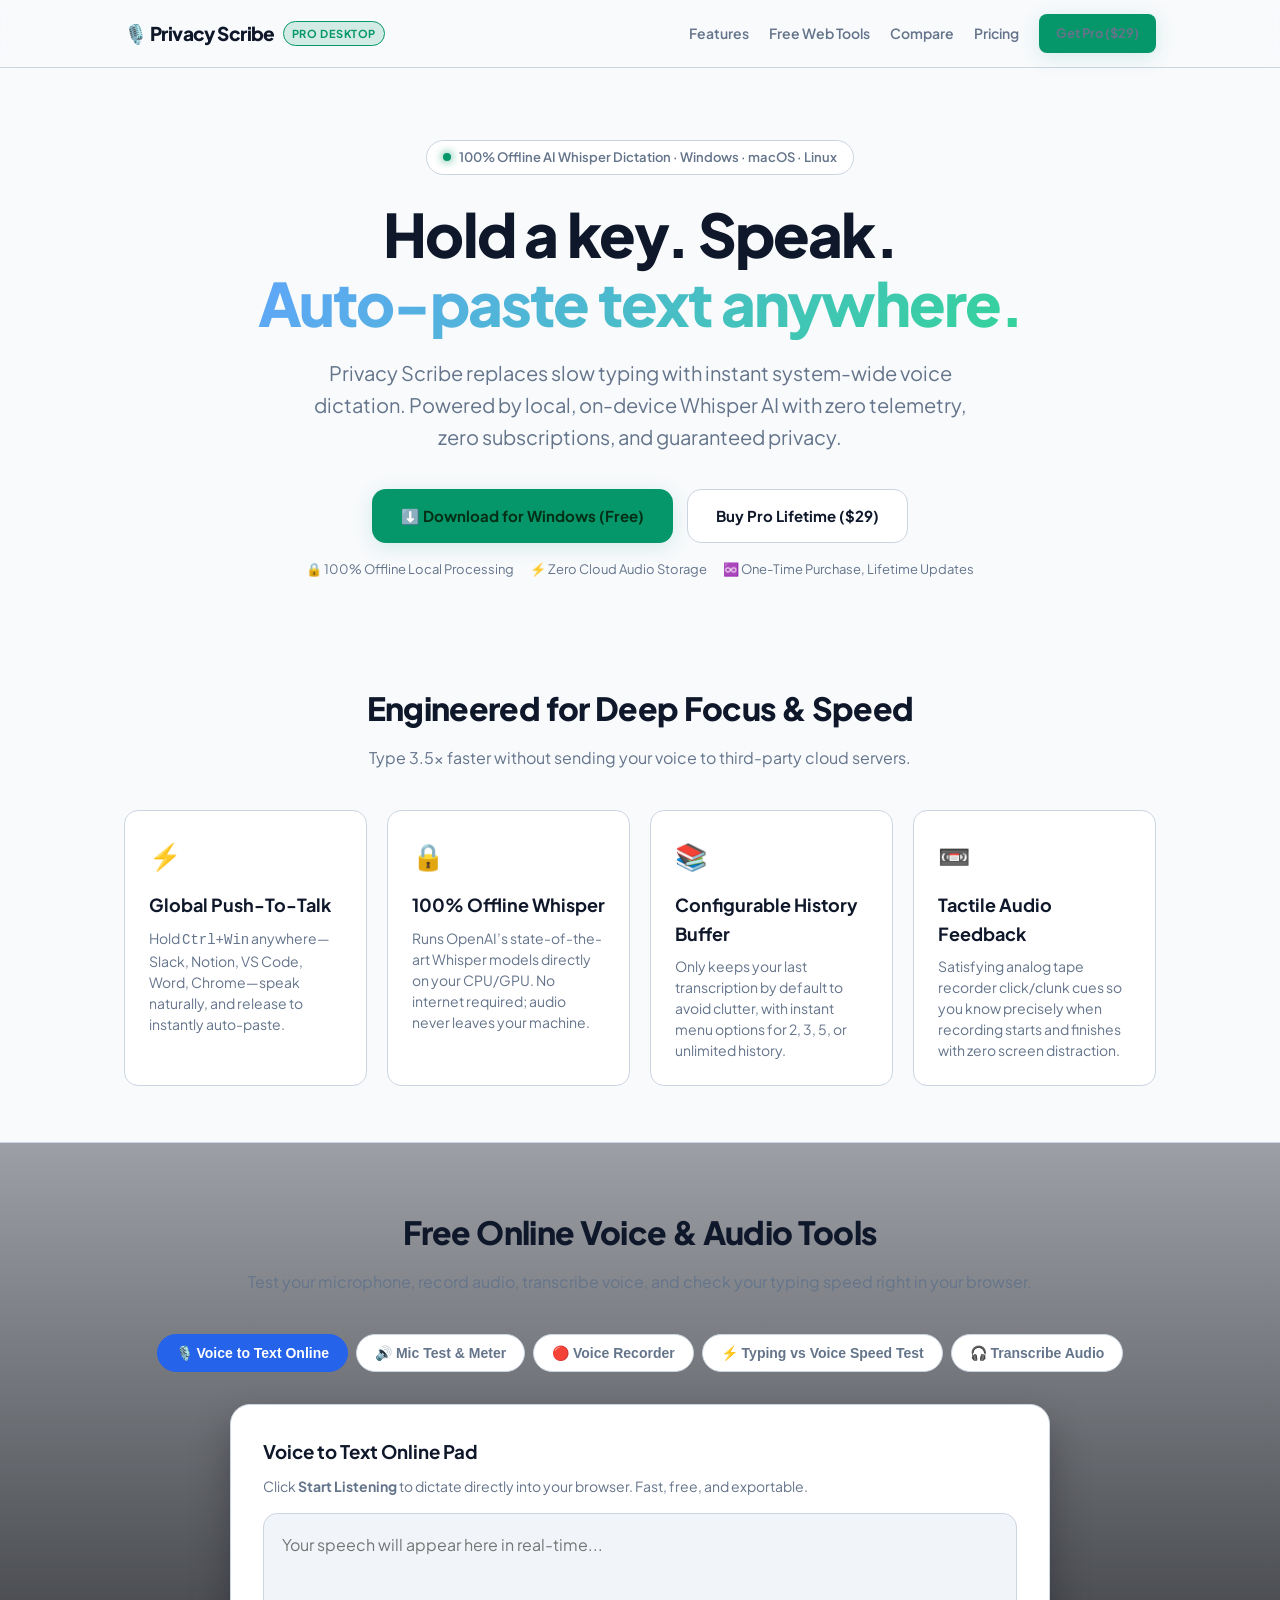
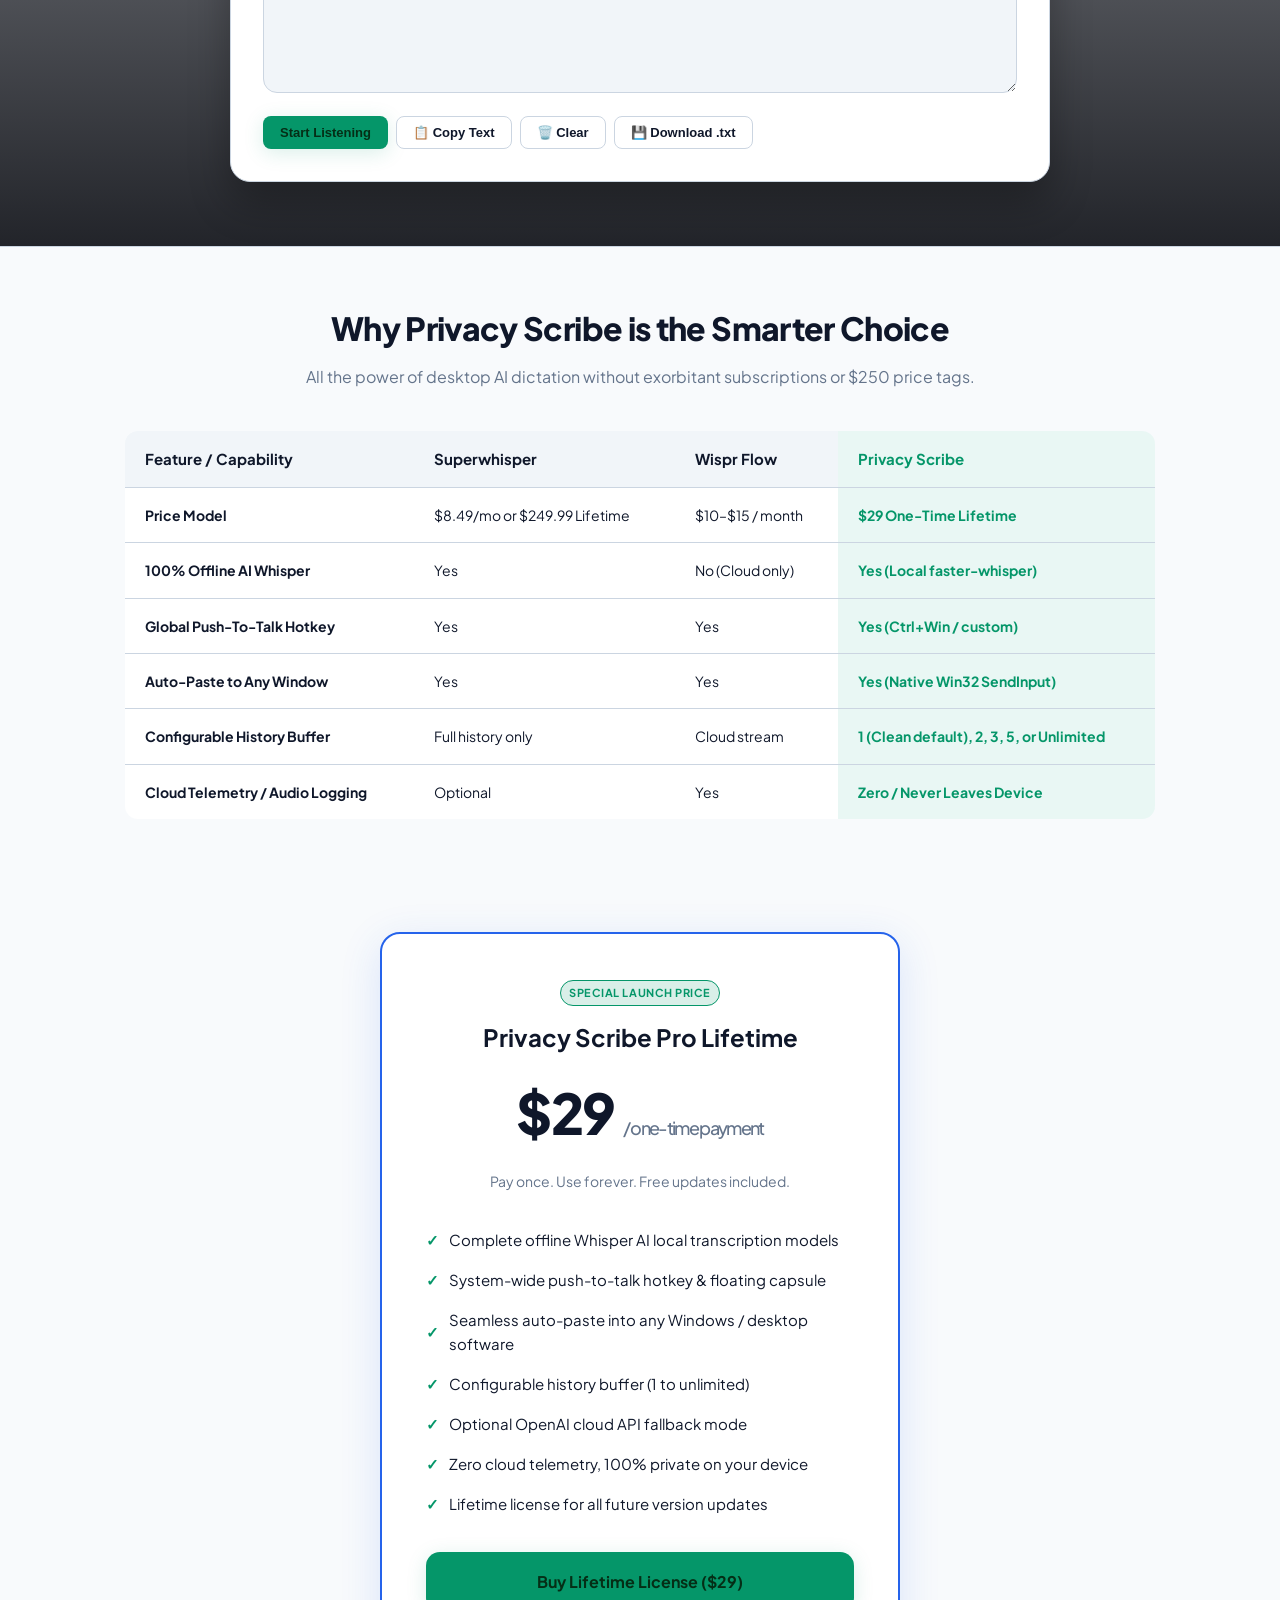
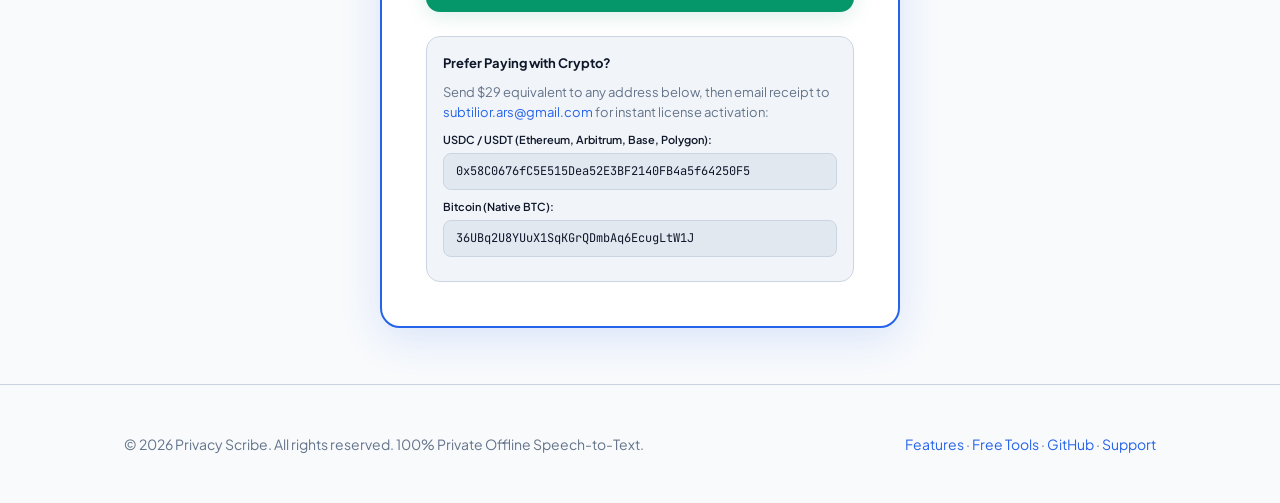
<file: landing/index.html>
<!doctype html>
<html lang="en">
<head>
<meta charset="utf-8">
<meta name="viewport" content="width=device-width, initial-scale=1">
<title>Privacy Scribe — 100% Offline AI Voice Dictation for Desktop</title>
<meta name="description" content="Instant desktop voice-to-text powered by local Whisper AI. Hold a key, speak, and auto-paste into any app. 100% private, no subscriptions. $29 lifetime license.">
<link rel="icon" type="image/x-icon" href="favicon.ico">
<link rel="apple-touch-icon" href="icon-192.png">
<link rel="preconnect" href="https://fonts.googleapis.com">
<link rel="preconnect" href="https://fonts.gstatic.com" crossorigin>
<link href="https://fonts.googleapis.com/css2?family=Plus+Jakarta+Sans:wght@400;500;600;700;800&family=JetBrains+Mono:wght@400;500&display=swap" rel="stylesheet">
<style>
  :root {
    --bg: #0b0d13;
    --panel: #131722;
    --panel-2: #1c2233;
    --panel-3: #252d42;
    --border: #283147;
    --text: #f0f3fa;
    --muted: #9aa5be;
    --accent: #60a5fa;
    --accent-glow: rgba(96, 165, 250, 0.25);
    --green: #34d399;
    --green-glow: rgba(52, 211, 153, 0.2);
    --red: #f87171;
    --amber: #fbbf24;
    --radius-sm: 8px;
    --radius: 14px;
    --radius-lg: 20px;
    --font: 'Plus Jakarta Sans', -apple-system, BlinkMacSystemFont, 'Segoe UI', Roboto, sans-serif;
    --mono: 'JetBrains Mono', monospace;
  }

  @media (prefers-color-scheme: light) {
    :root {
      --bg: #f8fafc;
      --panel: #ffffff;
      --panel-2: #f1f5f9;
      --panel-3: #e2e8f0;
      --border: #cbd5e1;
      --text: #0f172a;
      --muted: #64748b;
      --accent: #2563eb;
      --accent-glow: rgba(37, 99, 235, 0.15);
      --green: #059669;
      --green-glow: rgba(5, 150, 105, 0.15);
      --red: #dc2626;
      --amber: #d97706;
    }
  }

  * { box-sizing: border-box; margin: 0; padding: 0; }
  body {
    background: var(--bg);
    color: var(--text);
    font-family: var(--font);
    line-height: 1.6;
    -webkit-font-smoothing: antialiased;
  }

  a { color: var(--accent); text-decoration: none; transition: all 0.2s ease; }
  a:hover { opacity: 0.85; }

  .wrap { max-width: 1080px; margin: 0 auto; padding: 0 24px; }

  /* Navigation */
  nav {
    position: sticky;
    top: 0;
    z-index: 100;
    backdrop-filter: blur(16px);
    background: rgba(11, 13, 19, 0.85);
    border-bottom: 1px solid var(--border);
    padding: 14px 0;
  }
  @media (prefers-color-scheme: light) {
    nav { background: rgba(248, 250, 252, 0.85); }
  }
  .nav-inner {
    display: flex;
    justify-content: space-between;
    align-items: center;
  }
  .logo {
    font-weight: 800;
    font-size: 19px;
    letter-spacing: -0.03em;
    display: flex;
    align-items: center;
    gap: 8px;
    color: var(--text);
  }
  .logo-badge {
    background: var(--green-glow);
    color: var(--green);
    font-size: 11px;
    font-weight: 700;
    padding: 3px 8px;
    border-radius: 99px;
    border: 1px solid var(--green);
    text-transform: uppercase;
    letter-spacing: 0.05em;
  }
  .nav-links {
    display: flex;
    gap: 20px;
    align-items: center;
    font-size: 14px;
    font-weight: 600;
  }
  .nav-links a { color: var(--muted); }
  .nav-links a:hover, .nav-links a.active { color: var(--text); }

  /* Hero Section */
  header {
    padding: 72px 0 48px;
    text-align: center;
  }
  .badge-pill {
    display: inline-flex;
    align-items: center;
    gap: 8px;
    font-size: 13px;
    font-weight: 600;
    color: var(--muted);
    background: var(--panel);
    border: 1px solid var(--border);
    border-radius: 999px;
    padding: 6px 16px;
    margin-bottom: 24px;
  }
  .status-dot {
    width: 8px;
    height: 8px;
    border-radius: 50%;
    background: var(--green);
    box-shadow: 0 0 10px var(--green);
  }
  h1 {
    font-size: clamp(34px, 5.5vw, 60px);
    font-weight: 800;
    letter-spacing: -0.03em;
    line-height: 1.15;
    margin-bottom: 20px;
  }
  .highlight {
    background: linear-gradient(135deg, #60a5fa 0%, #34d399 100%);
    -webkit-background-clip: text;
    -webkit-text-fill-color: transparent;
  }
  .sub {
    font-size: clamp(17px, 2.2vw, 20px);
    color: var(--muted);
    max-width: 680px;
    margin: 0 auto 36px;
  }
  .cta-row {
    display: flex;
    gap: 14px;
    justify-content: center;
    flex-wrap: wrap;
    margin-bottom: 16px;
  }
  .btn {
    display: inline-flex;
    align-items: center;
    justify-content: center;
    gap: 8px;
    padding: 14px 28px;
    border-radius: var(--radius);
    font-weight: 700;
    font-size: 15px;
    cursor: pointer;
    border: 1px solid transparent;
    transition: all 0.2s cubic-bezier(0.16, 1, 0.3, 1);
  }
  .btn-primary {
    background: var(--green);
    color: #052e16;
    box-shadow: 0 4px 20px var(--green-glow);
  }
  .btn-primary:hover {
    transform: translateY(-2px);
    background: #4ade80;
  }
  .btn-secondary {
    background: var(--panel);
    color: var(--text);
    border-color: var(--border);
  }
  .btn-secondary:hover {
    background: var(--panel-2);
    transform: translateY(-2px);
  }
  .btn-sm {
    padding: 8px 16px;
    font-size: 13px;
    border-radius: var(--radius-sm);
  }
  .hero-guarantee {
    font-size: 13px;
    color: var(--muted);
    display: flex;
    justify-content: center;
    gap: 16px;
    flex-wrap: wrap;
  }

  /* Grid Features */
  section { padding: 56px 0; }
  .section-header {
    text-align: center;
    margin-bottom: 40px;
  }
  .section-header h2 {
    font-size: 32px;
    font-weight: 800;
    letter-spacing: -0.02em;
    margin-bottom: 10px;
  }
  .section-header p {
    color: var(--muted);
    font-size: 16px;
  }
  .grid-4 {
    display: grid;
    grid-template-columns: repeat(auto-fit, minmax(230px, 1fr));
    gap: 20px;
  }
  .card {
    background: var(--panel);
    border: 1px solid var(--border);
    border-radius: var(--radius);
    padding: 24px;
    transition: transform 0.2s ease, border-color 0.2s ease;
  }
  .card:hover {
    transform: translateY(-3px);
    border-color: var(--accent);
  }
  .card-icon {
    font-size: 26px;
    margin-bottom: 14px;
    display: inline-block;
  }
  .card h3 {
    font-size: 18px;
    font-weight: 700;
    margin-bottom: 8px;
  }
  .card p {
    color: var(--muted);
    font-size: 14px;
    line-height: 1.5;
  }

  /* FREE TOOLS SUITE SECTION */
  #tools {
    background: linear-gradient(180deg, rgba(19, 23, 34, 0.4) 0%, rgba(11, 13, 19, 0.9) 100%);
    border-top: 1px solid var(--border);
    border-bottom: 1px solid var(--border);
    padding: 64px 0;
  }
  .tools-tabs {
    display: flex;
    justify-content: center;
    gap: 8px;
    margin-bottom: 32px;
    flex-wrap: wrap;
  }
  .tool-tab-btn {
    padding: 10px 18px;
    border-radius: 99px;
    background: var(--panel);
    border: 1px solid var(--border);
    color: var(--muted);
    font-weight: 600;
    font-size: 14px;
    cursor: pointer;
    transition: all 0.2s;
  }
  .tool-tab-btn.active, .tool-tab-btn:hover {
    background: var(--accent);
    color: #ffffff;
    border-color: var(--accent);
  }
  .tool-window {
    background: var(--panel);
    border: 1px solid var(--border);
    border-radius: var(--radius-lg);
    padding: 32px;
    max-width: 820px;
    margin: 0 auto;
    box-shadow: 0 20px 40px rgba(0, 0, 0, 0.3);
  }
  .tool-panel { display: none; }
  .tool-panel.active { display: block; }

  /* Voice to Text Pad */
  .dictation-box {
    width: 100%;
    min-height: 180px;
    background: var(--panel-2);
    border: 1px solid var(--border);
    border-radius: var(--radius);
    padding: 18px;
    color: var(--text);
    font-family: var(--font);
    font-size: 16px;
    line-height: 1.6;
    resize: vertical;
    outline: none;
    margin-bottom: 16px;
  }
  .dictation-box:focus { border-color: var(--accent); }
  .tool-controls {
    display: flex;
    justify-content: space-between;
    align-items: center;
    flex-wrap: wrap;
    gap: 12px;
  }
  .control-group { display: flex; gap: 8px; align-items: center; }
  .rec-indicator {
    display: inline-flex;
    align-items: center;
    gap: 6px;
    font-size: 13px;
    font-weight: 600;
    color: var(--red);
  }
  .rec-pulse {
    width: 10px;
    height: 10px;
    border-radius: 50%;
    background: var(--red);
    animation: pulse 1s infinite alternate;
  }
  @keyframes pulse { from { opacity: 0.3; } to { opacity: 1; } }

  /* Canvas Visualizer */
  canvas#visualizer {
    width: 100%;
    height: 100px;
    background: var(--panel-2);
    border-radius: var(--radius);
    border: 1px solid var(--border);
    margin-bottom: 16px;
    display: block;
  }
  .meter-bar-container {
    background: var(--panel-2);
    border-radius: 99px;
    height: 12px;
    overflow: hidden;
    margin-bottom: 16px;
    border: 1px solid var(--border);
  }
  .meter-fill {
    height: 100%;
    width: 0%;
    background: linear-gradient(90deg, var(--green) 0%, var(--amber) 70%, var(--red) 100%);
    transition: width 0.05s ease;
  }

  /* Typing Speed Test */
  .speed-target {
    background: var(--panel-2);
    border: 1px solid var(--border);
    border-radius: var(--radius);
    padding: 18px;
    font-size: 18px;
    line-height: 1.7;
    margin-bottom: 16px;
    user-select: none;
  }
  .speed-input {
    width: 100%;
    background: var(--panel-3);
    border: 2px solid var(--accent);
    border-radius: var(--radius-sm);
    padding: 14px;
    color: var(--text);
    font-size: 16px;
    outline: none;
    margin-bottom: 16px;
  }
  .speed-stats {
    display: grid;
    grid-template-columns: repeat(3, 1fr);
    gap: 16px;
    text-align: center;
    margin-bottom: 20px;
  }
  .stat-card {
    background: var(--panel-2);
    border: 1px solid var(--border);
    padding: 16px;
    border-radius: var(--radius);
  }
  .stat-val {
    font-size: 28px;
    font-weight: 800;
    color: var(--accent);
  }
  .stat-label {
    font-size: 12px;
    color: var(--muted);
    text-transform: uppercase;
    font-weight: 600;
  }

  /* Comparison Table */
  .comp-table {
    width: 100%;
    border-collapse: collapse;
    margin-top: 24px;
    border-radius: var(--radius);
    overflow: hidden;
    border: 1px solid var(--border);
  }
  .comp-table th, .comp-table td {
    padding: 16px 20px;
    text-align: left;
    border-bottom: 1px solid var(--border);
  }
  .comp-table th {
    background: var(--panel-2);
    font-weight: 700;
    font-size: 15px;
  }
  .comp-table td {
    background: var(--panel);
    font-size: 14px;
  }
  .comp-winner {
    background: rgba(52, 211, 153, 0.08) !important;
    font-weight: 700;
    color: var(--green);
  }

  /* Pricing Box */
  .price-box {
    background: var(--panel);
    border: 2px solid var(--accent);
    border-radius: var(--radius-lg);
    padding: 44px;
    max-width: 520px;
    margin: 0 auto;
    text-align: center;
    box-shadow: 0 10px 40px var(--accent-glow);
  }
  .price-amount {
    font-size: 56px;
    font-weight: 800;
    letter-spacing: -0.03em;
    margin: 12px 0;
  }
  .price-amount span {
    font-size: 18px;
    font-weight: 500;
    color: var(--muted);
  }
  .feature-list {
    list-style: none;
    margin: 28px 0;
    text-align: left;
    font-size: 15px;
  }
  .feature-list li {
    padding: 8px 0;
    display: flex;
    align-items: center;
    gap: 10px;
    color: var(--text);
  }
  .feature-list li::before {
    content: "✓";
    font-weight: 800;
    color: var(--green);
  }

  /* Crypto Accordion */
  .crypto-box {
    background: var(--panel-2);
    border: 1px solid var(--border);
    border-radius: var(--radius);
    padding: 16px;
    margin-top: 24px;
    text-align: left;
    font-size: 13px;
  }
  .crypto-title { font-weight: 700; margin-bottom: 8px; color: var(--text); }
  .wallet-pill {
    background: var(--panel-3);
    padding: 8px 12px;
    border-radius: var(--radius-sm);
    font-family: var(--mono);
    font-size: 12px;
    word-break: break-all;
    margin-bottom: 8px;
    border: 1px solid var(--border);
  }

  footer {
    padding: 48px 0;
    border-top: 1px solid var(--border);
    text-align: center;
    color: var(--muted);
    font-size: 14px;
  }
  footer .wrap {
    display: flex;
    justify-content: space-between;
    align-items: center;
    flex-wrap: wrap;
    gap: 16px;
  }
</style>
</head>
<body>

  <!-- Navigation -->
  <nav>
    <div class="wrap nav-inner">
      <div class="logo">
        <span>🎙️ Privacy Scribe</span>
        <span class="logo-badge">Pro Desktop</span>
      </div>
      <div class="nav-links">
        <a href="#features">Features</a>
        <a href="#tools">Free Web Tools</a>
        <a href="#comparison">Compare</a>
        <a href="#pricing">Pricing</a>
        <a class="btn btn-primary btn-sm" href="#pricing">Get Pro ($29)</a>
      </div>
    </div>
  </nav>

  <!-- Hero -->
  <header>
    <div class="wrap">
      <div class="badge-pill">
        <span class="status-dot"></span>
        <span>100% Offline AI Whisper Dictation · Windows · macOS · Linux</span>
      </div>
      <h1>Hold a key. Speak.<br><span class="highlight">Auto-paste text anywhere.</span></h1>
      <p class="sub">
        Privacy Scribe replaces slow typing with instant system-wide voice dictation. Powered by local, on-device Whisper AI with zero telemetry, zero subscriptions, and guaranteed privacy.
      </p>
      <div class="cta-row">
        <a class="btn btn-primary" href="https://github.com/subtiliorars-sys/scribe-dictation/releases/download/v1.0.0/PrivacyScribe.exe">⬇️ Download for Windows (Free)</a>
        <a class="btn btn-secondary" href="#pricing">Buy Pro Lifetime ($29)</a>
      </div>
      <div class="hero-guarantee">
        <span>🔒 100% Offline Local Processing</span>
        <span>⚡ Zero Cloud Audio Storage</span>
        <span>♾️ One-Time Purchase, Lifetime Updates</span>
      </div>
    </div>
  </header>

  <!-- Features Grid -->
  <section id="features">
    <div class="wrap">
      <div class="section-header">
        <h2>Engineered for Deep Focus & Speed</h2>
        <p>Type 3.5x faster without sending your voice to third-party cloud servers.</p>
      </div>
      <div class="grid-4">
        <div class="card">
          <div class="card-icon">⚡</div>
          <h3>Global Push-To-Talk</h3>
          <p>Hold <kbd>Ctrl+Win</kbd> anywhere—Slack, Notion, VS Code, Word, Chrome—speak naturally, and release to instantly auto-paste.</p>
        </div>
        <div class="card">
          <div class="card-icon">🔒</div>
          <h3>100% Offline Whisper</h3>
          <p>Runs OpenAI’s state-of-the-art Whisper models directly on your CPU/GPU. No internet required; audio never leaves your machine.</p>
        </div>
        <div class="card">
          <div class="card-icon">📚</div>
          <h3>Configurable History Buffer</h3>
          <p>Only keeps your last transcription by default to avoid clutter, with instant menu options for 2, 3, 5, or unlimited history.</p>
        </div>
        <div class="card">
          <div class="card-icon">📼</div>
          <h3>Tactile Audio Feedback</h3>
          <p>Satisfying analog tape recorder click/clunk cues so you know precisely when recording starts and finishes with zero screen distraction.</p>
        </div>
      </div>
    </div>
  </section>

  <!-- FREE BROWSER TOOLS SUITE -->
  <section id="tools">
    <div class="wrap">
      <div class="section-header">
        <h2>Free Online Voice & Audio Tools</h2>
        <p>Test your microphone, record audio, transcribe voice, and check your typing speed right in your browser.</p>
      </div>

      <!-- Tools Navigation Tabs -->
      <div class="tools-tabs">
        <button class="tool-tab-btn active" onclick="switchTool('dictate')">🎙️ Voice to Text Online</button>
        <button class="tool-tab-btn" onclick="switchTool('mic-test')">🔊 Mic Test & Meter</button>
        <button class="tool-tab-btn" onclick="switchTool('recorder')">🔴 Voice Recorder</button>
        <button class="tool-tab-btn" onclick="switchTool('speed-test')">⚡ Typing vs Voice Speed Test</button>
        <button class="tool-tab-btn" onclick="switchTool('transcribe')">🎧 Transcribe Audio</button>
      </div>

      <div class="tool-window">
        <!-- 1. Voice to Text Online -->
        <div id="tool-dictate" class="tool-panel active">
          <h3 style="margin-bottom: 8px;">Voice to Text Online Pad</h3>
          <p style="color: var(--muted); font-size: 14px; margin-bottom: 16px;">
            Click <strong>Start Listening</strong> to dictate directly into your browser. Fast, free, and exportable.
          </p>
          <textarea id="dictate-output" class="dictation-box" placeholder="Your speech will appear here in real-time..."></textarea>
          <div class="tool-controls">
            <div class="control-group">
              <button id="dictate-btn" class="btn btn-primary btn-sm" onclick="toggleDictation()">Start Listening</button>
              <button class="btn btn-secondary btn-sm" onclick="copyDictation()">📋 Copy Text</button>
              <button class="btn btn-secondary btn-sm" onclick="clearDictation()">🗑️ Clear</button>
              <button class="btn btn-secondary btn-sm" onclick="downloadDictation()">💾 Download .txt</button>
            </div>
            <div id="dictate-status" class="rec-indicator" style="display:none">
              <span class="rec-pulse"></span> Listening to microphone...
            </div>
          </div>
        </div>

        <!-- 2. Mic Test & Level Meter -->
        <div id="tool-mic-test" class="tool-panel">
          <h3 style="margin-bottom: 8px;">Microphone Quality & Level Test</h3>
          <p style="color: var(--muted); font-size: 14px; margin-bottom: 16px;">
            Test your input volume, audio frequency spectrum, and background noise level in real-time.
          </p>
          <canvas id="visualizer"></canvas>
          <div style="display:flex; justify-content:space-between; font-size: 12px; color: var(--muted); margin-bottom: 4px;">
            <span>Input Volume Level</span>
            <span id="meter-db">0 dB</span>
          </div>
          <div class="meter-bar-container">
            <div id="meter-fill" class="meter-fill"></div>
          </div>
          <div class="tool-controls">
            <div class="control-group">
              <button id="mic-test-btn" class="btn btn-primary btn-sm" onclick="toggleMicTest()">Test My Microphone</button>
              <span id="mic-name" style="font-size: 13px; color: var(--muted);"></span>
            </div>
          </div>
        </div>

        <!-- 3. Voice Recorder -->
        <div id="tool-recorder" class="tool-panel">
          <h3 style="margin-bottom: 8px;">Online Voice Recorder</h3>
          <p style="color: var(--muted); font-size: 14px; margin-bottom: 16px;">
            Record high-quality audio clips and voice notes. Listen back and download immediately.
          </p>
          <div style="background: var(--panel-2); border: 1px solid var(--border); border-radius: var(--radius); padding: 24px; text-align: center; margin-bottom: 16px;">
            <div id="recorder-time" style="font-size: 38px; font-weight: 800; font-family: var(--mono); color: var(--accent); margin-bottom: 12px;">00:00</div>
            <audio id="recorder-audio" controls style="display: none; width: 100%; margin-top: 12px;"></audio>
          </div>
          <div class="tool-controls">
            <div class="control-group">
              <button id="recorder-btn" class="btn btn-primary btn-sm" onclick="toggleVoiceRecorder()">🔴 Record</button>
              <a id="recorder-download" class="btn btn-secondary btn-sm" style="display: none;">⬇️ Download Audio</a>
            </div>
          </div>
        </div>

        <!-- 4. Typing Speed Test (vs Voice) -->
        <div id="tool-speed-test" class="tool-panel">
          <h3 style="margin-bottom: 8px;">Typing Speed Test vs. Voice Dictation</h3>
          <p style="color: var(--muted); font-size: 14px; margin-bottom: 16px;">
            Type the text below as fast as you can. See how your typing speed compares to speaking at 150+ WPM with Privacy Scribe!
          </p>
          <div id="speed-target-text" class="speed-target">
            Privacy Scribe allows you to speak your thoughts naturally while your computer transcribes every word with zero cloud latency.
          </div>
          <input type="text" id="speed-input" class="speed-input" placeholder="Start typing here to begin the timer..." oninput="checkSpeedInput(this)">
          <div class="speed-stats">
            <div class="stat-card">
              <div id="stat-wpm" class="stat-val">0</div>
              <div class="stat-label">Your Typing WPM</div>
            </div>
            <div class="stat-card">
              <div class="stat-val" style="color: var(--green)">150+</div>
              <div class="stat-label">Privacy Scribe WPM</div>
            </div>
            <div class="stat-card">
              <div id="stat-multiplier" class="stat-val" style="color: var(--amber)">3.5x</div>
              <div class="stat-label">Voice Speed Boost</div>
            </div>
          </div>
          <button class="btn btn-secondary btn-sm" onclick="resetSpeedTest()">🔄 Restart Test</button>
        </div>

        <!-- 5. Transcribe Audio File -->
        <div id="tool-transcribe" class="tool-panel">
          <h3 style="margin-bottom: 8px;">Transcribe Audio File</h3>
          <p style="color: var(--muted); font-size: 14px; margin-bottom: 16px;">
            Select or drag an audio file to convert spoken words into text transcriptions.
          </p>
          <div style="border: 2px dashed var(--border); border-radius: var(--radius); padding: 36px; text-align: center; margin-bottom: 16px;">
            <input type="file" id="audio-file-input" accept="audio/*" style="display:none" onchange="handleAudioUpload(this)">
            <p style="font-size: 15px; margin-bottom: 12px;">Drop your <strong>.mp3, .wav, or .m4a</strong> file here</p>
            <button class="btn btn-secondary btn-sm" onclick="document.getElementById('audio-file-input').click()">Browse File</button>
          </div>
          <textarea id="transcribe-result" class="dictation-box" placeholder="Audio transcription will appear here..."></textarea>
        </div>
      </div>
    </div>
  </section>

  <!-- Competitor Comparison -->
  <section id="comparison">
    <div class="wrap">
      <div class="section-header">
        <h2>Why Privacy Scribe is the Smarter Choice</h2>
        <p>All the power of desktop AI dictation without exorbitant subscriptions or $250 price tags.</p>
      </div>

      <table class="comp-table">
        <thead>
          <tr>
            <th>Feature / Capability</th>
            <th>Superwhisper</th>
            <th>Wispr Flow</th>
            <th class="comp-winner">Privacy Scribe</th>
          </tr>
        </thead>
        <tbody>
          <tr>
            <td><strong>Price Model</strong></td>
            <td>$8.49/mo or $249.99 Lifetime</td>
            <td>$10–$15 / month</td>
            <td class="comp-winner"><strong>$29 One-Time Lifetime</strong></td>
          </tr>
          <tr>
            <td><strong>100% Offline AI Whisper</strong></td>
            <td>Yes</td>
            <td>No (Cloud only)</td>
            <td class="comp-winner"><strong>Yes (Local faster-whisper)</strong></td>
          </tr>
          <tr>
            <td><strong>Global Push-To-Talk Hotkey</strong></td>
            <td>Yes</td>
            <td>Yes</td>
            <td class="comp-winner"><strong>Yes (Ctrl+Win / custom)</strong></td>
          </tr>
          <tr>
            <td><strong>Auto-Paste to Any Window</strong></td>
            <td>Yes</td>
            <td>Yes</td>
            <td class="comp-winner"><strong>Yes (Native Win32 SendInput)</strong></td>
          </tr>
          <tr>
            <td><strong>Configurable History Buffer</strong></td>
            <td>Full history only</td>
            <td>Cloud stream</td>
            <td class="comp-winner"><strong>1 (Clean default), 2, 3, 5, or Unlimited</strong></td>
          </tr>
          <tr>
            <td><strong>Cloud Telemetry / Audio Logging</strong></td>
            <td>Optional</td>
            <td>Yes</td>
            <td class="comp-winner"><strong>Zero / Never Leaves Device</strong></td>
          </tr>
        </tbody>
      </table>
    </div>
  </section>

  <!-- Pricing -->
  <section id="pricing">
    <div class="wrap">
      <div class="price-box">
        <span class="logo-badge" style="margin-bottom: 12px; display:inline-block">Special Launch Price</span>
        <h2>Privacy Scribe Pro Lifetime</h2>
        <div class="price-amount">$29 <span>/ one-time payment</span></div>
        <p style="color: var(--muted); font-size: 14px;">Pay once. Use forever. Free updates included.</p>
        <ul class="feature-list">
          <li>Complete offline Whisper AI local transcription models</li>
          <li>System-wide push-to-talk hotkey & floating capsule</li>
          <li>Seamless auto-paste into any Windows / desktop software</li>
          <li>Configurable history buffer (1 to unlimited)</li>
          <li>Optional OpenAI cloud API fallback mode</li>
          <li>Zero cloud telemetry, 100% private on your device</li>
          <li>Lifetime license for all future version updates</li>
        </ul>
        <!-- TODO(owner): replace with the real Stripe Payment Link once created in the
             Stripe Dashboard (Payment Links > + New). See billing backend README for the
             exact steps: privacyscribe-billing/README.md -->
        <a class="btn btn-primary" href="https://buy.stripe.com/PLACEHOLDER" target="_blank" rel="noopener" style="width: 100%; font-size: 16px; padding: 16px;">
          Buy Lifetime License ($29)
        </a>

        <!-- Crypto Option -->
        <div class="crypto-box">
          <div class="crypto-title">Prefer Paying with Crypto?</div>
          <p style="color: var(--muted); margin-bottom: 8px;">Send $29 equivalent to any address below, then email receipt to <a href="mailto:subtilior.ars@gmail.com">subtilior.ars@gmail.com</a> for instant license activation:</p>
          <div style="font-size: 11px; font-weight: 600; margin-bottom: 4px;">USDC / USDT (Ethereum, Arbitrum, Base, Polygon):</div>
          <div class="wallet-pill">0x58C0676fC5E515Dea52E3BF2140FB4a5f64250F5</div>
          <div style="font-size: 11px; font-weight: 600; margin-bottom: 4px;">Bitcoin (Native BTC):</div>
          <div class="wallet-pill">36UBq2U8YUuX1SqKGrQDmbAq6EcugLtW1J</div>
        </div>
      </div>
    </div>
  </section>

  <!-- Footer -->
  <footer>
    <div class="wrap">
      <div>&copy; 2026 Privacy Scribe. All rights reserved. 100% Private Offline Speech-to-Text.</div>
      <div>
        <a href="#features">Features</a> ·
        <a href="#tools">Free Tools</a> ·
        <a href="https://github.com/subtiliorars-sys/scribe-dictation" target="_blank" rel="noopener">GitHub</a> ·
        <a href="mailto:subtilior.ars@gmail.com">Support</a>
      </div>
    </div>
  </footer>

  <!-- Interactive JavaScript Logic -->
  <script>
    // Tab switcher
    function switchTool(toolId) {
      document.querySelectorAll('.tool-panel').forEach(p => p.classList.remove('active'));
      document.querySelectorAll('.tool-tab-btn').forEach(b => b.classList.remove('active'));

      const target = document.getElementById('tool-' + toolId);
      if (target) target.classList.add('active');

      event.target.classList.add('active');
    }

    // 1. Voice to Text Online (Web Speech API)
    let recognition = null;
    let isDictating = false;

    function toggleDictation() {
      const btn = document.getElementById('dictate-btn');
      const status = document.getElementById('dictate-status');
      const output = document.getElementById('dictate-output');

      if (!('webkitSpeechRecognition' in window) && !('SpeechRecognition' in window)) {
        alert('Web Speech API is not supported in this browser. Please use Chrome, Edge, or Safari.');
        return;
      }

      if (isDictating) {
        if (recognition) recognition.stop();
        isDictating = false;
        btn.innerText = 'Start Listening';
        btn.classList.remove('btn-secondary');
        btn.classList.add('btn-primary');
        status.style.display = 'none';
        return;
      }

      const SpeechRecognition = window.SpeechRecognition || window.webkitSpeechRecognition;
      recognition = new SpeechRecognition();
      recognition.continuous = true;
      recognition.interimResults = true;
      recognition.lang = 'en-US';

      recognition.onstart = () => {
        isDictating = true;
        btn.innerText = 'Stop Listening';
        btn.classList.remove('btn-primary');
        btn.classList.add('btn-secondary');
        status.style.display = 'inline-flex';
      };

      recognition.onresult = (event) => {
        let transcript = '';
        for (let i = 0; i < event.results.length; ++i) {
          transcript += event.results[i][0].transcript;
        }
        output.value = transcript;
      };

      recognition.onerror = (e) => {
        console.error(e);
        status.innerText = 'Error accessing microphone: ' + e.error;
      };

      recognition.onend = () => {
        isDictating = false;
        btn.innerText = 'Start Listening';
        btn.classList.remove('btn-secondary');
        btn.classList.add('btn-primary');
        status.style.display = 'none';
      };

      recognition.start();
    }

    function copyDictation() {
      const output = document.getElementById('dictate-output');
      if (output.value) {
        navigator.clipboard.writeText(output.value);
        alert('Copied transcription to clipboard!');
      }
    }

    function clearDictation() {
      document.getElementById('dictate-output').value = '';
    }

    function downloadDictation() {
      const text = document.getElementById('dictate-output').value;
      if (!text) return;
      const blob = new Blob([text], { type: 'text/plain' });
      const a = document.createElement('a');
      a.href = URL.createObjectURL(blob);
      a.download = 'privacy-scribe-transcription.txt';
      a.click();
    }

    // 2. Microphone Test & Level Visualizer
    let audioCtx = null;
    let analyser = null;
    let micStream = null;
    let animId = null;

    async function toggleMicTest() {
      const btn = document.getElementById('mic-test-btn');
      const canvas = document.getElementById('visualizer');
      const ctx = canvas.getContext('2d');
      const meterFill = document.getElementById('meter-fill');
      const meterDb = document.getElementById('meter-db');
      const micName = document.getElementById('mic-name');

      if (micStream) {
        micStream.getTracks().forEach(t => t.stop());
        micStream = null;
        if (animId) cancelAnimationFrame(animId);
        btn.innerText = 'Test My Microphone';
        meterFill.style.width = '0%';
        meterDb.innerText = '0 dB';
        return;
      }

      try {
        micStream = await navigator.mediaDevices.getUserMedia({ audio: true });
        const track = micStream.getAudioTracks()[0];
        micName.innerText = 'Active: ' + (track.label || 'Default Microphone');

        audioCtx = new (window.AudioContext || window.webkitAudioContext)();
        const source = audioCtx.createMediaStreamSource(micStream);
        analyser = audioCtx.createAnalyser();
        analyser.fftSize = 256;
        source.connect(analyser);

        btn.innerText = 'Stop Mic Test';

        const bufferLength = analyser.frequencyBinCount;
        const dataArray = new Uint8Array(bufferLength);

        function draw() {
          animId = requestAnimationFrame(draw);
          analyser.getByteFrequencyData(dataArray);

          // Calculate average volume
          let sum = 0;
          for (let i = 0; i < bufferLength; i++) {
            sum += dataArray[i];
          }
          const avg = sum / bufferLength;
          const pct = Math.min(100, Math.round((avg / 128) * 100));
          meterFill.style.width = pct + '%';
          meterDb.innerText = Math.round(avg) + ' RMS';

          // Canvas visualizer
          ctx.fillStyle = 'rgba(19, 23, 34, 0.4)';
          ctx.fillRect(0, 0, canvas.width, canvas.height);

          const barWidth = (canvas.width / bufferLength) * 2.5;
          let x = 0;
          for (let i = 0; i < bufferLength; i++) {
            const barHeight = (dataArray[i] / 255) * canvas.height;
            ctx.fillStyle = '#60a5fa';
            ctx.fillRect(x, canvas.height - barHeight, barWidth, barHeight);
            x += barWidth + 1;
          }
        }
        draw();
      } catch (err) {
        alert('Microphone access error: ' + err.message);
      }
    }

    // 3. Voice Recorder
    let mediaRecorder = null;
    let audioChunks = [];
    let recordInterval = null;
    let recordSeconds = 0;

    async function toggleVoiceRecorder() {
      const btn = document.getElementById('recorder-btn');
      const timeDisplay = document.getElementById('recorder-time');
      const audioPlayer = document.getElementById('recorder-audio');
      const dlBtn = document.getElementById('recorder-download');

      if (mediaRecorder && mediaRecorder.state === 'recording') {
        mediaRecorder.stop();
        clearInterval(recordInterval);
        btn.innerText = '🔴 Record';
        return;
      }

      try {
        const stream = await navigator.mediaDevices.getUserMedia({ audio: true });
        mediaRecorder = new MediaRecorder(stream);
        audioChunks = [];
        recordSeconds = 0;
        timeDisplay.innerText = '00:00';

        mediaRecorder.ondataavailable = e => audioChunks.push(e.data);
        mediaRecorder.onstop = () => {
          const blob = new Blob(audioChunks, { type: 'audio/wav' });
          const url = URL.createObjectURL(blob);
          audioPlayer.src = url;
          audioPlayer.style.display = 'block';
          dlBtn.href = url;
          dlBtn.download = 'privacy-scribe-recording.wav';
          dlBtn.style.display = 'inline-flex';
        };

        mediaRecorder.start();
        btn.innerText = '⏹️ Stop Recording';

        recordInterval = setInterval(() => {
          recordSeconds++;
          const mins = String(Math.floor(recordSeconds / 60)).padStart(2, '0');
          const secs = String(recordSeconds % 60).padStart(2, '0');
          timeDisplay.innerText = `${mins}:${secs}`;
        }, 1000);
      } catch (e) {
        alert('Recording error: ' + e.message);
      }
    }

    // 4. Typing Speed Test
    let speedStartTime = null;
    function checkSpeedInput(input) {
      if (!speedStartTime && input.value.length > 0) {
        speedStartTime = new Date().getTime();
      }
      const target = document.getElementById('speed-target-text').innerText.trim();
      const current = input.value;
      const elapsedMins = (new Date().getTime() - speedStartTime) / 60000;

      const words = current.trim().split(/\s+/).filter(w => w.length > 0).length;
      const wpm = elapsedMins > 0 ? Math.round(words / elapsedMins) : 0;
      document.getElementById('stat-wpm').innerText = wpm;

      if (wpm > 0) {
        const mult = (150 / wpm).toFixed(1);
        document.getElementById('stat-multiplier').innerText = mult + 'x';
      }

      if (current === target) {
        alert(`Finished! Your typing speed was ${wpm} WPM. Speaking with Privacy Scribe gets you 150+ WPM instantly!`);
      }
    }

    function resetSpeedTest() {
      speedStartTime = null;
      document.getElementById('speed-input').value = '';
      document.getElementById('stat-wpm').innerText = '0';
      document.getElementById('stat-multiplier').innerText = '3.5x';
    }

    // 5. Audio File Upload Mockup / Transcriber
    function handleAudioUpload(input) {
      if (input.files && input.files[0]) {
        const file = input.files[0];
        const res = document.getElementById('transcribe-result');
        res.value = `[Analyzing audio file "${file.name}" (${(file.size / 1024 / 1024).toFixed(2)} MB)...]\n\n` +
          `For full local GPU-accelerated Whisper batch file transcription and subtitle generation (.srt/.vtt), download Privacy Scribe Pro Desktop.`;
      }
    }
  </script>
</body>
</html>
</file>
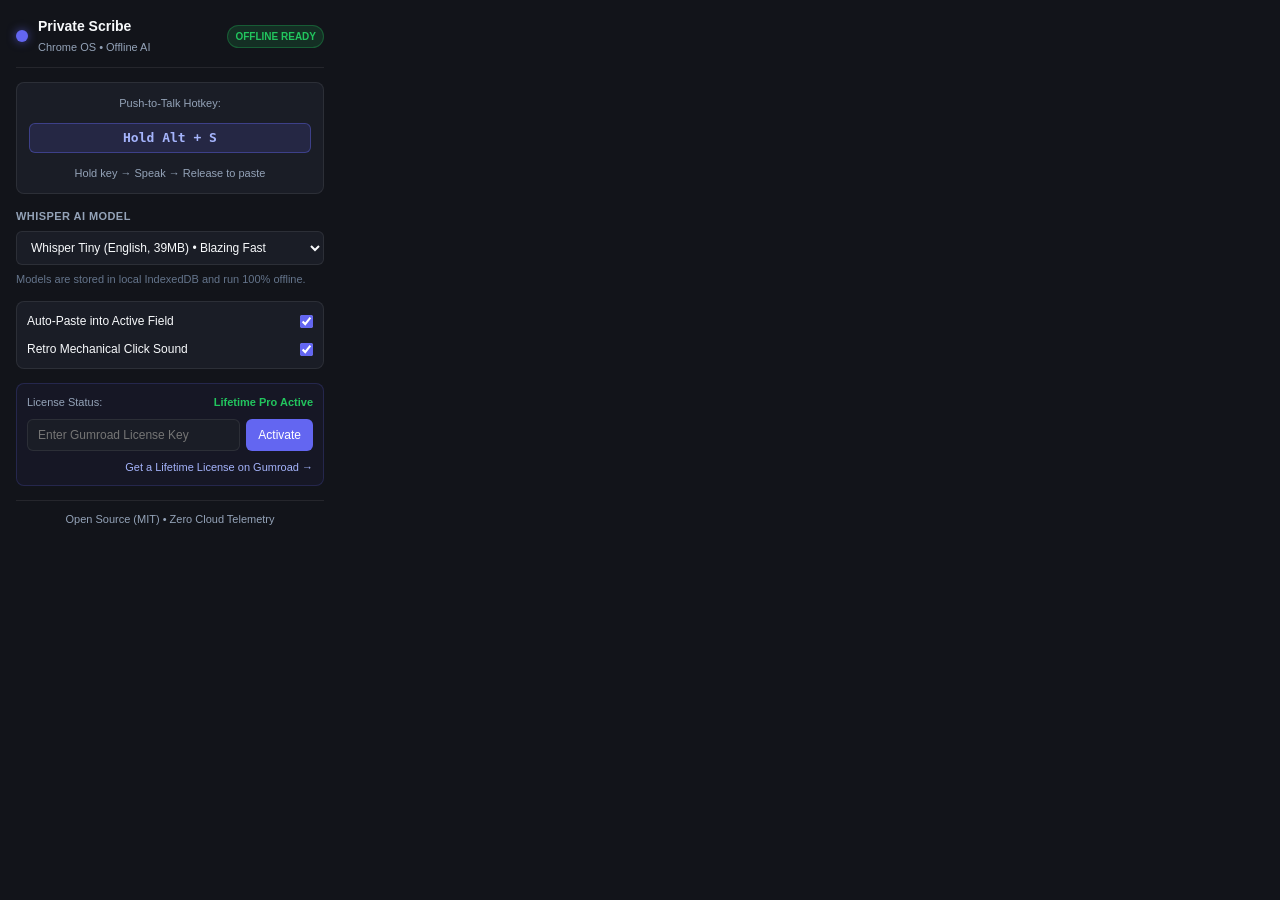
<file: chrome-extension/popup/popup.html>
<!DOCTYPE html>
<html lang="en">
<head>
  <meta charset="UTF-8">
  <title>Private Scribe Settings</title>
  <link rel="stylesheet" href="popup.css">
</head>
<body>
  <div class="popup-container">
    <header class="header">
      <div class="brand">
        <div class="brand-orb"></div>
        <div class="brand-text">
          <h1>Private Scribe</h1>
          <span class="version">Chrome OS &bull; Offline AI</span>
        </div>
      </div>
      <span class="status-pill active" id="status-pill">Offline Ready</span>
    </header>

    <div class="section hotkey-banner">
      <div class="hotkey-label">Push-to-Talk Hotkey:</div>
      <kbd class="hotkey-badge">Hold Alt + S</kbd>
      <div class="hotkey-sub">Hold key &rarr; Speak &rarr; Release to paste</div>
    </div>

    <div class="section">
      <label class="section-title">Whisper AI Model</label>
      <select id="model-select" class="custom-select">
        <option value="Xenova/whisper-tiny.en">Whisper Tiny (English, 39MB) &bull; Blazing Fast</option>
        <option value="Xenova/whisper-base.en">Whisper Base (English, 73MB) &bull; Higher Accuracy</option>
        <option value="Xenova/whisper-small.en">Whisper Small (English, 240MB) &bull; Studio Grade</option>
      </select>
      <p class="field-hint">Models are stored in local IndexedDB and run 100% offline.</p>
    </div>

    <div class="section toggles">
      <label class="toggle-row">
        <span>Auto-Paste into Active Field</span>
        <input type="checkbox" id="toggle-autopaste" checked>
      </label>
      <label class="toggle-row">
        <span>Retro Mechanical Click Sound</span>
        <input type="checkbox" id="toggle-audio" checked>
      </label>
    </div>

    <div class="section license-card">
      <div class="license-header">
        <span>License Status:</span>
        <span class="license-tier" id="license-tier">Lifetime Pro Active</span>
      </div>
      <div class="license-input-group">
        <input type="text" id="license-key" placeholder="Enter Gumroad License Key" class="text-input">
        <button id="btn-activate" class="btn-primary">Activate</button>
      </div>
      <a href="https://omnitender.gumroad.com/l/private-scribe" target="_blank" class="buy-link">Get a Lifetime License on Gumroad &rarr;</a>
    </div>

    <footer class="footer">
      <a href="https://github.com/subtiliorars-sys/scribe-dictation" target="_blank">Open Source (MIT)</a> &bull;
      <span>Zero Cloud Telemetry</span>
    </footer>
  </div>

  <script src="popup.js"></script>
</body>
</html>
</file>
<file: chrome-extension/popup/popup.css>
/* popup.css — Private Scribe Extension Settings Styling */
:root {
  --bg-primary: #12141a;
  --bg-secondary: #1a1d26;
  --accent-color: #6366f1;
  --accent-hover: #4f46e5;
  --text-primary: #f8fafc;
  --text-secondary: #94a3b8;
  --border-color: rgba(255, 255, 255, 0.08);
  --success-color: #22c55e;
}

* {
  box-sizing: border-box;
  margin: 0;
  padding: 0;
}

body {
  width: 340px;
  background: var(--bg-primary);
  color: var(--text-primary);
  font-family: -apple-system, BlinkMacSystemFont, "Segoe UI", Roboto, sans-serif;
  font-size: 13px;
  line-height: 1.5;
  padding: 16px;
}

.popup-container {
  display: flex;
  flex-direction: column;
  gap: 14px;
}

.header {
  display: flex;
  align-items: center;
  justify-content: space-between;
  padding-bottom: 10px;
  border-bottom: 1px solid var(--border-color);
}

.brand {
  display: flex;
  align-items: center;
  gap: 10px;
}

.brand-orb {
  width: 12px;
  height: 12px;
  border-radius: 50%;
  background: #6366f1;
  box-shadow: 0 0 10px rgba(99, 102, 241, 0.6);
}

.brand-text h1 {
  font-size: 14px;
  font-weight: 600;
  color: var(--text-primary);
}

.brand-text .version {
  font-size: 11px;
  color: var(--text-secondary);
}

.status-pill {
  font-size: 10px;
  font-weight: 600;
  text-transform: uppercase;
  padding: 3px 7px;
  border-radius: 9999px;
  background: rgba(34, 197, 94, 0.15);
  color: var(--success-color);
  border: 1px solid rgba(34, 197, 94, 0.3);
}

.hotkey-banner {
  background: var(--bg-secondary);
  border: 1px solid var(--border-color);
  border-radius: 8px;
  padding: 12px;
  text-align: center;
}

.hotkey-label {
  font-size: 11px;
  color: var(--text-secondary);
  margin-bottom: 6px;
}

.hotkey-badge {
  display: inline-block;
  font-family: monospace;
  font-size: 13px;
  font-weight: bold;
  background: rgba(99, 102, 241, 0.15);
  color: #a5b4fc;
  border: 1px solid rgba(99, 102, 241, 0.4);
  border-radius: 6px;
  padding: 4px 10px;
}

.hotkey-sub {
  font-size: 11px;
  color: var(--text-secondary);
  margin-top: 6px;
}

.section {
  display: flex;
  flex-direction: column;
  gap: 6px;
}

.section-title {
  font-size: 11px;
  font-weight: 600;
  text-transform: uppercase;
  color: var(--text-secondary);
  letter-spacing: 0.04em;
}

.custom-select, .text-input {
  background: var(--bg-secondary);
  border: 1px solid var(--border-color);
  color: var(--text-primary);
  padding: 8px 10px;
  border-radius: 6px;
  font-size: 12px;
  outline: none;
  transition: border-color 0.2s;
}

.custom-select:focus, .text-input:focus {
  border-color: var(--accent-color);
}

.field-hint {
  font-size: 11px;
  color: #64748b;
}

.toggles {
  background: var(--bg-secondary);
  border: 1px solid var(--border-color);
  border-radius: 8px;
  padding: 10px;
  gap: 10px;
}

.toggle-row {
  display: flex;
  align-items: center;
  justify-content: space-between;
  font-size: 12px;
  cursor: pointer;
}

.toggle-row input[type="checkbox"] {
  cursor: pointer;
  accent-color: var(--accent-color);
}

.license-card {
  background: rgba(99, 102, 241, 0.05);
  border: 1px solid rgba(99, 102, 241, 0.2);
  border-radius: 8px;
  padding: 10px;
  gap: 8px;
}

.license-header {
  display: flex;
  justify-content: space-between;
  font-size: 11px;
  color: var(--text-secondary);
}

.license-tier {
  color: var(--success-color);
  font-weight: 600;
}

.license-input-group {
  display: flex;
  gap: 6px;
}

.license-input-group .text-input {
  flex: 1;
}

.btn-primary {
  background: var(--accent-color);
  color: #ffffff;
  border: none;
  border-radius: 6px;
  padding: 0 12px;
  font-size: 12px;
  font-weight: 500;
  cursor: pointer;
  transition: background 0.2s;
}

.btn-primary:hover {
  background: var(--accent-hover);
}

.buy-link {
  font-size: 11px;
  color: #a5b4fc;
  text-decoration: none;
  text-align: right;
  display: block;
}

.buy-link:hover {
  text-decoration: underline;
}

.footer {
  text-align: center;
  font-size: 11px;
  color: var(--text-secondary);
  border-top: 1px solid var(--border-color);
  padding-top: 10px;
}

.footer a {
  color: var(--text-secondary);
  text-decoration: none;
}

.footer a:hover {
  color: var(--text-primary);
}
</file>
